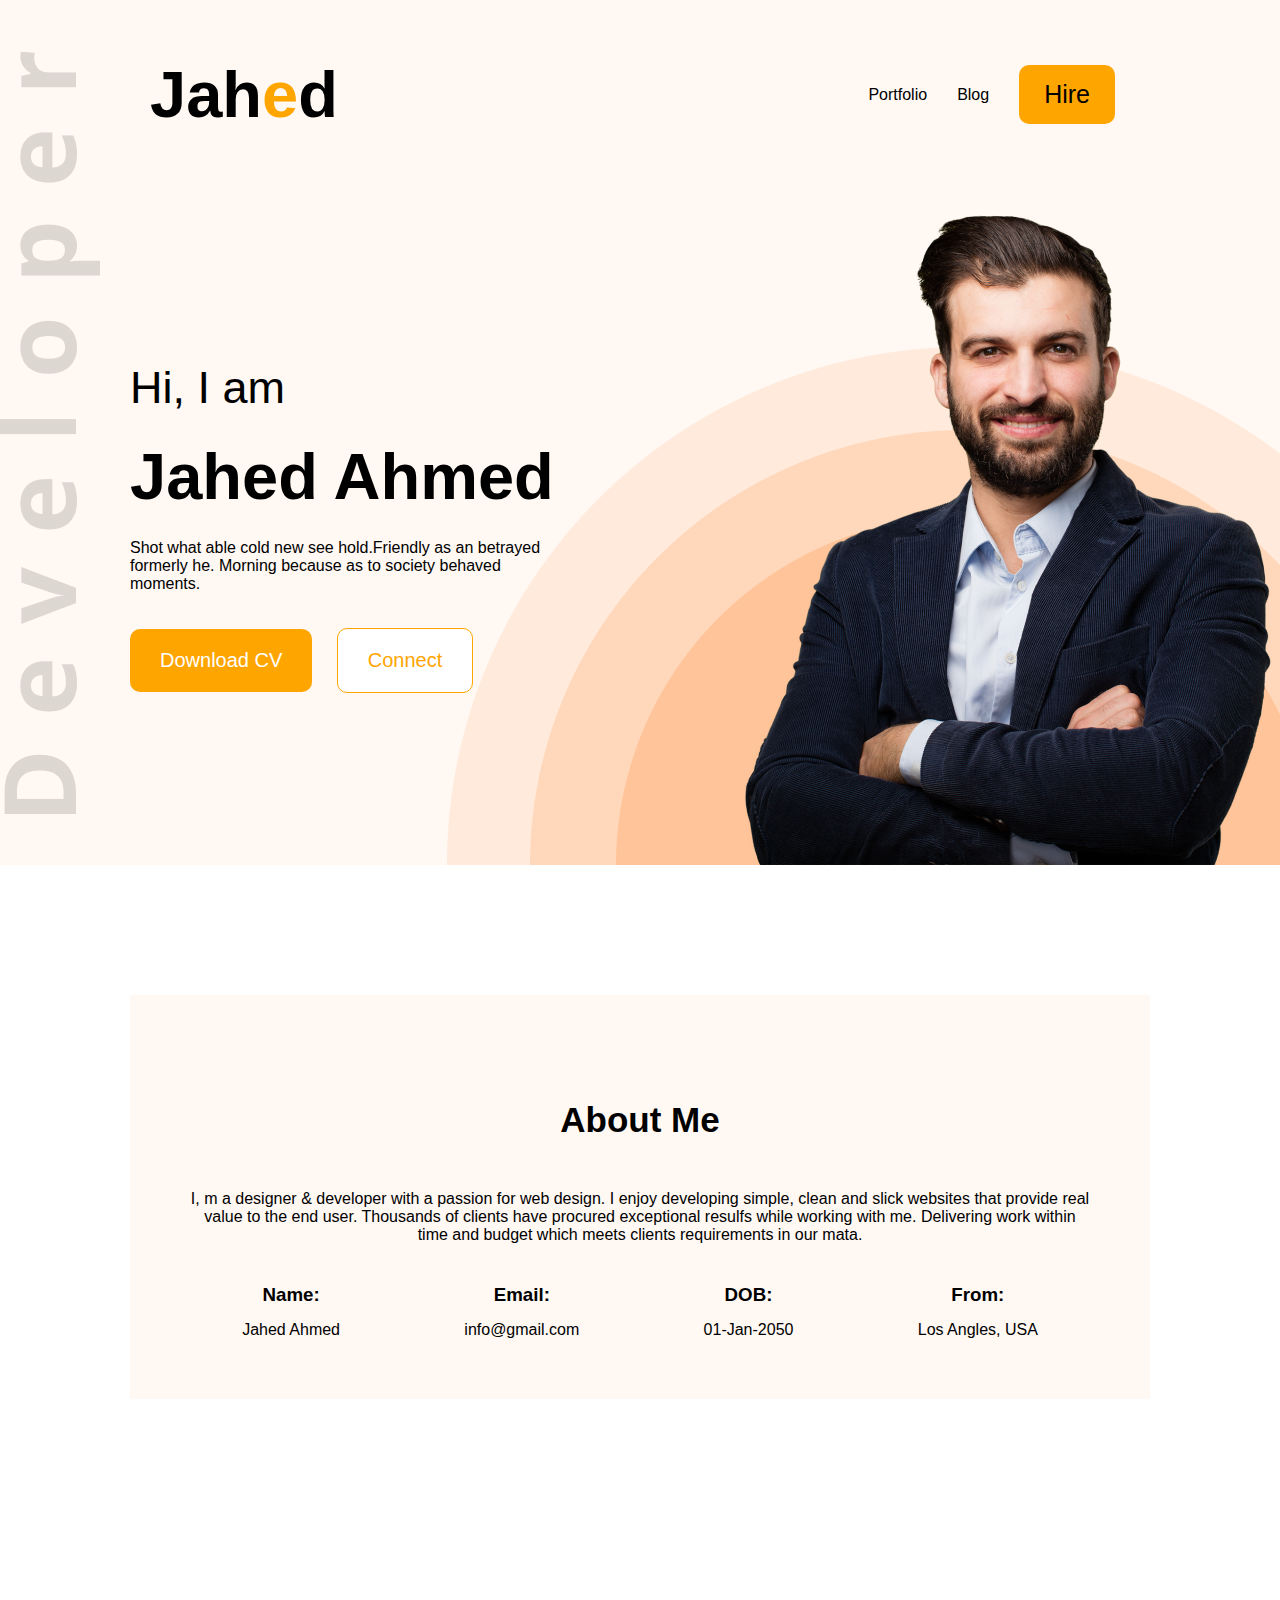
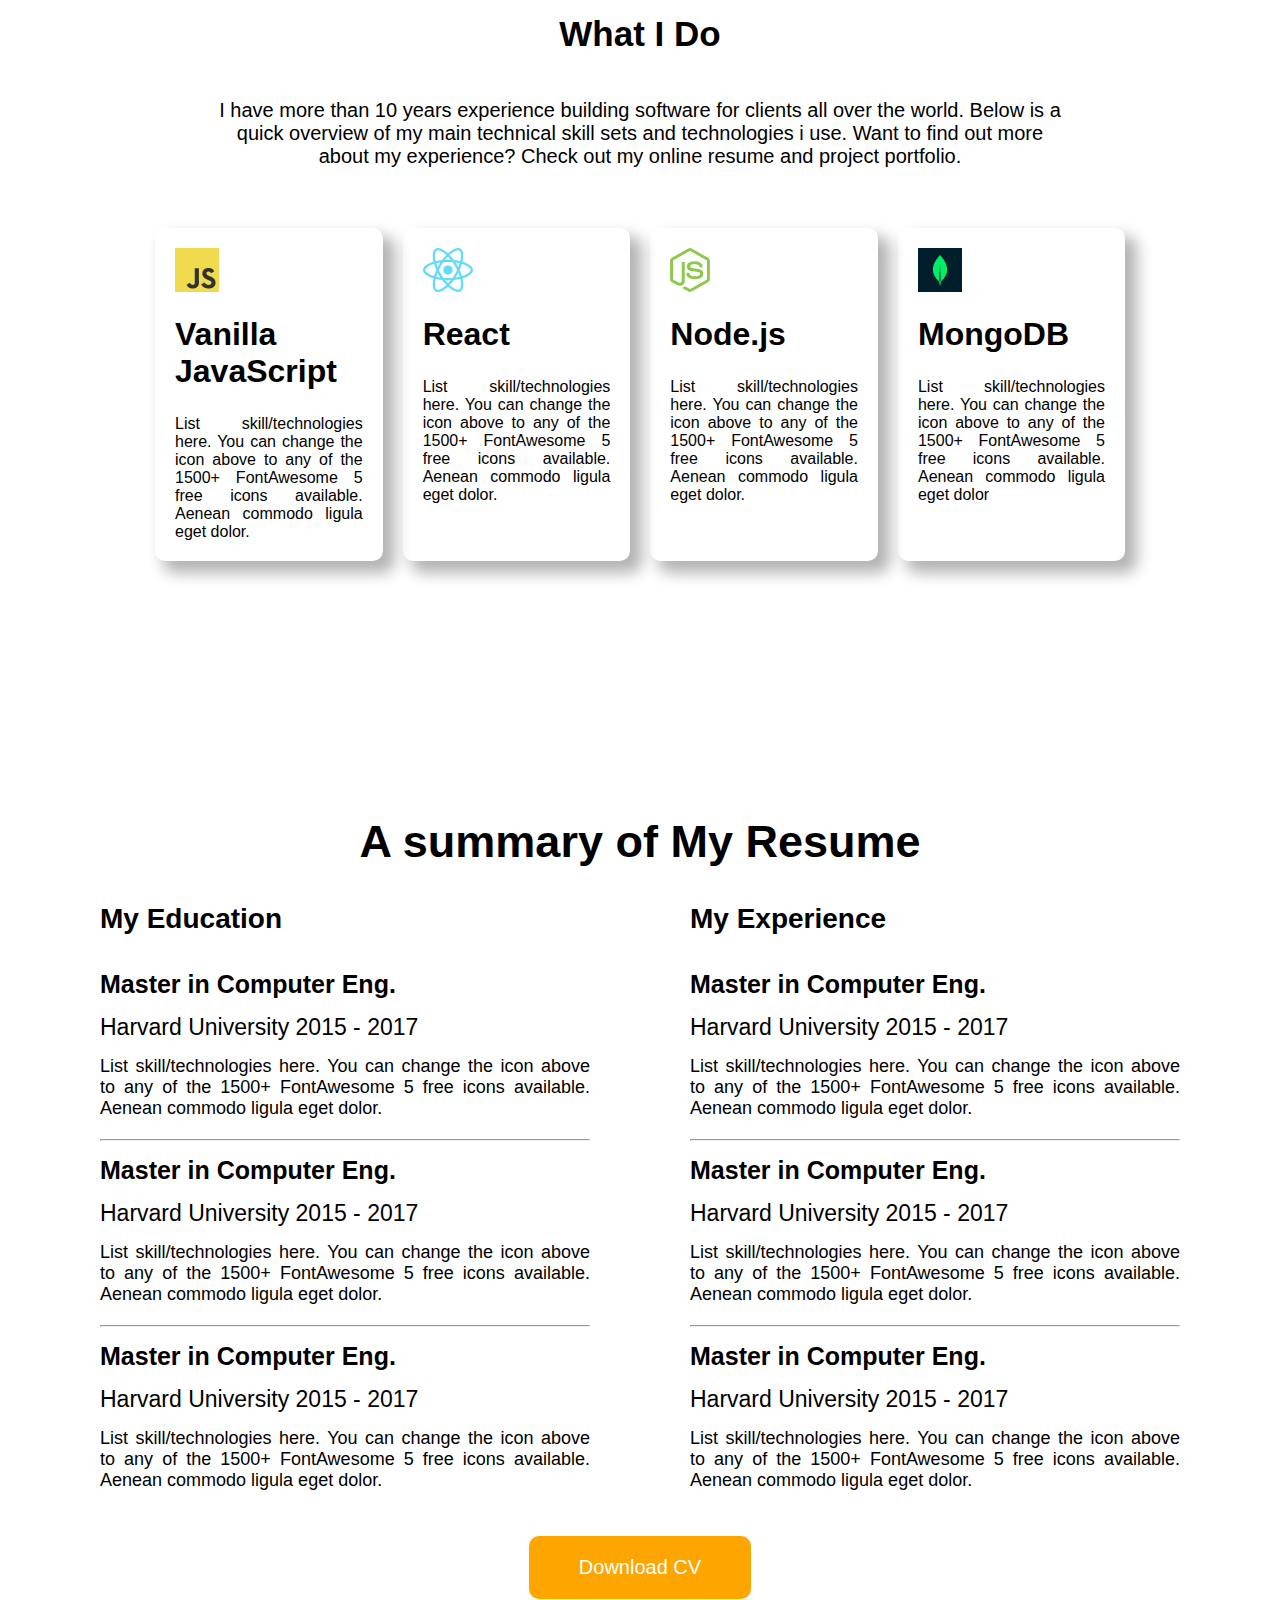
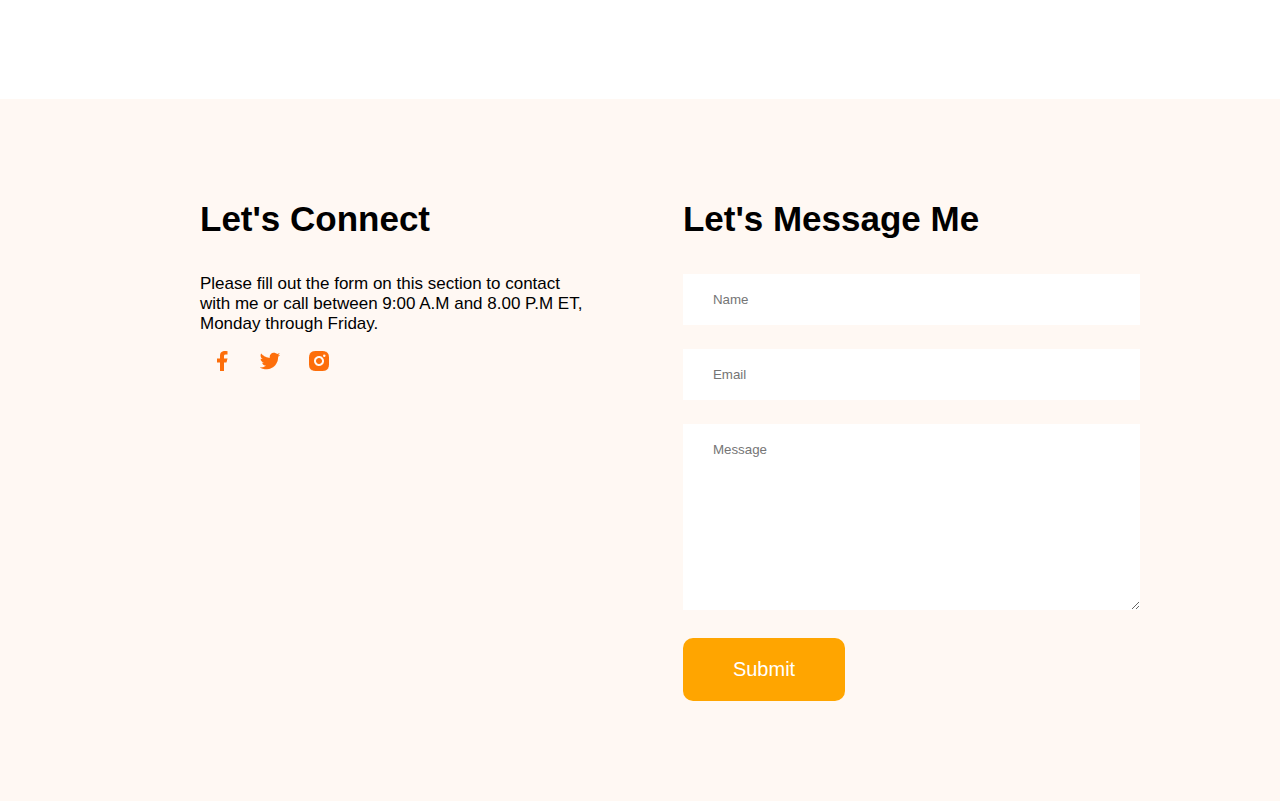
<file: index.html>
<!DOCTYPE html>
<html lang="en">
<head>
    <meta charset="UTF-8">
    <meta http-equiv="X-UA-Compatible" content="IE=edge">
    <meta name="viewport" content="width=device-width, initial-scale=1.0">
    <title>Portfolio</title>
    <link rel="stylesheet" href="./style/style.css">
</head>
<body>
    <header> 
        <nav>
            <h1>Jah<span>e</span>d</h1>
            <ul>
                <li>Portfolio</li>
                <li>Blog</li>
                <li><button>Hire</button>
                </li>
            </ul>
        </nav>
    <div class="own">
        <div class="write">
        <h3>Hi, I am</h3>
        <h1>Jahed Ahmed</h1>
        <p>Shot what able cold new see hold.Friendly as an betrayed formerly 
        he. Morning because as to society behaved moments.</p>
        <button class="btn">Download CV</button>
        <button class="btn1">Connect</button>
        </div>
        <img src="./images/hardy.png" alt="">
    </div>
    </header>
    <main>
        <section class="about">
            <div class="info">
                <h1>About Me</h1>
                <p>I, m a designer & developer with a passion for web design. I enjoy developing simple, clean and 
                    slick websites that provide real value to the end user. Thousands of clients have procured 
                    exceptional resulfs while working with me. Delivering work within time and budget which meets 
                    clients requirements in our mata.</p>
            </div>
            <div class="contain">
                <div><h3>Name:</h3>
                <p>Jahed Ahmed</p></div>
                <div><h3>Email:</h3>
                    <p>info@gmail.com</p></div>
                <div><h3>DOB:</h3>
                    <p>01-Jan-2050</p></div>
                <div><h3>From:</h3>
                    <p>Los Angles, USA</p></div>
            </div>
        </section>
        <section class="what-i-do">
            <div class="whatido1">
                <h1>What I Do</h1>
                <p>I have more than 10 years experience building software for clients all over the world. Below is a quick 
                overview of my main technical skill sets and technologies i use. Want to find out more about my experience? 
                Check out my online resume and project portfolio.</p>
            </div>
            <div class="whatido-sub">
            <div class="sub">
                <a href=""><img src="./images/js.png" alt=""></a>
                <h1>Vanilla JavaScript</h1>
                <p>List skill/technologies 
                    here. You can change the 
                    icon above to any of the 
                    1500+ FontAwesome 5 
                    free icons available. 
                    Aenean commodo ligula 
                    eget dolor.
                </p>
            </div>
            <div class="sub">
                <a href=""><img src="./images/react.png" alt=""></a>
                <h1>React</h1>
                <p>List skill/technologies 
                    here. You can change the 
                    icon above to any of the 
                    1500+ FontAwesome 5 
                    free icons available. 
                    Aenean commodo ligula 
                    eget dolor.</p>
            </div>
            <div class="sub">
                <a href=""><img src="./images/nodejs.png" alt=""></a>
                <h1>Node.js</h1>
                <p>List skill/technologies 
                    here. You can change the 
                    icon above to any of the 
                    1500+ FontAwesome 5 
                    free icons available. 
                    Aenean commodo ligula 
                    eget dolor.</p>
            </div>
            <div class="sub">
                <a href=""><img src="./images/mongo.png" alt=""></a>
                <h1>MongoDB</h1>
                <p>List skill/technologies 
                    here. You can change the 
                    icon above to any of the 
                    1500+ FontAwesome 5 
                    free icons available. 
                    Aenean commodo ligula 
                    eget dolor
                </p>
            </div>
        </div>
    </section>
    <section class="resume">
        <h1>A summary of My Resume</h1>
        <div class="resume1">
            <div class="resume2">
                <h1>My Education</h1>
                <div class="container">
                    <h2>Master in Computer Eng.</h2>
                    <h4>Harvard University 2015 - 2017</h4>
                    <p>List skill/technologies here. You can change the icon above 
                    to any of the 1500+ FontAwesome 5 free icons available. Aenean 
                    commodo ligula eget dolor.</p>
                    <hr>
                </div>
                <div class="container">
                    <h2>Master in Computer Eng.</h2>
                    <h4>Harvard University 2015 - 2017</h4>
                    <p>List skill/technologies here. You can change the icon above 
                    to any of the 1500+ FontAwesome 5 free icons available. Aenean 
                    commodo ligula eget dolor.</p>
                    <hr>
                </div>
                <div class="container">
                    <h2>Master in Computer Eng.</h2>
                    <h4>Harvard University 2015 - 2017</h4>
                    <p>List skill/technologies here. You can change the icon above 
                    to any of the 1500+ FontAwesome 5 free icons available. Aenean 
                    commodo ligula eget dolor.</p>
                
                </div>

            </div>
            <div class="resume2">
                <h1>My Experience</h1>
                <div class="container">
                    <h2>Master in Computer Eng.</h2>
                    <h4>Harvard University 2015 - 2017</h4>
                    <p>List skill/technologies here. You can change the icon above 
                    to any of the 1500+ FontAwesome 5 free icons available. Aenean 
                    commodo ligula eget dolor.</p>
                    <hr>
                </div>
                <div class="container">
                    <h2>Master in Computer Eng.</h2>
                    <h4>Harvard University 2015 - 2017</h4>
                    <p>List skill/technologies here. You can change the icon above 
                    to any of the 1500+ FontAwesome 5 free icons available. Aenean 
                    commodo ligula eget dolor.</p>
                    <hr>
                </div>
                <div class="container">
                    <h2>Master in Computer Eng.</h2>
                    <h4>Harvard University 2015 - 2017</h4>
                    <p>List skill/technologies here. You can change the icon above 
                    to any of the 1500+ FontAwesome 5 free icons available. Aenean 
                    commodo ligula eget dolor.</p>
                </div>

            </div>
        </div>
        <div class="resumebtn">
        <button class="btn3">Download CV</button>
        </div>
    </section>
    <section class="foter">
        <div class="foter1">
            <h1>Let's Connect</h1>
            <p>Please fill out the form on this section to contact with me or call between 
                9:00 A.M and 8.00 P.M ET, Monday through Friday.</p>
                <a href=""><img src="./images/facebook.png" alt=""></a>
                <a href=""><img src="./images/twitter.png" alt=""></a>
                <a href=""></a><img src="./images/insta.png" alt=""></a>

        </div>
        <div class="foter2">
            <h1>Let's Message Me</h1>
            <form>
                <input type="text" name="" id="" placeholder="Name">
                <input type="email" name="" id="" placeholder="Email">
                <textarea name="" id="" cols="30" rows="10" placeholder="Message"></textarea>
                <input type="submit" value="Submit">
            </form>
        </div>
    </section>

    </main>
    <footer>

    </footer>
</body>
</html>
</file>
<file: style/style.css>
/* header section//nev-section */
*{
    margin: 0;
    font-family: Arial, Helvetica, sans-serif;
}
header{
    background-image: url(../images/developer.png),url(../images/header_bg.png);
    background-repeat: no-repeat;
    background-position: left, right bottom;
    background-color: #fff8f3;
}
nav{
    display: flex;
    justify-content:space-between;
    padding:50px 150px;
    align-items: center;
}
nav h1{
    font-size: 65px;
    font-weight: 600;
    color: black;
}
span{
    color:orange
}
nav ul{
    display: flex;
    list-style: none;
    align-items: center;
}
nav ul li{
    padding: 15px;
    color:black;
}
nav li button{
    padding: 15px 25px;
    font-size: 25px;
    background: orange;
    border: 0;
    border-radius:10px;
}
.own{
    display: flex;
    justify-content: center;
    align-items: center;
}
.own .write{
    text-align: left;
    margin: 130px;
}
.write h3{
    font-size: 45px;
    font-weight: 400;
    margin-bottom: 25px;
}
.write h1{
    font-size: 65px;
    font-weight: 700;
    margin-bottom:25px ;
}
.write p{
    margin-bottom: 35px;
}
.btn{
    padding: 20px 30px;
    color: white;
    background-color: orange;
    border: 0;
    border-radius: 10px;
    margin-right:20px;
    font-size: 20px;
}
.btn1{
    padding: 20px 30px;
    color: orange;
    background-color:white;
    border: 1px solid orange;
    border-radius: 10px;
    font-size: 20px;
}
/* about me section */
.about{
    margin: 130px;
    background: #fff8f3;
    text-align: center;
    padding: 60px;
}
.about .info h1{
    font-size: 35px;
    padding-top: 45px
}
.info p{
    padding-top: 50px;
}
.contain{
    display: flex;
    gap: 20px;
    margin-top: 40px;
    justify-content: space-around;
}
.contain h3{
    margin-bottom: 15px;
}
/* what i do section */
.what-i-do{
    margin: 130px;
    padding: 25px;
}
.whatido1{
    margin: 30px;
    text-align: center;
    padding: 30px;
}
.whatido1 h1{
    padding-bottom: 45px;
    font-size: 35px;
    font-weight: 700;
}

.whatido1 p{
    font-size: 20px;
    font-weight: 500;
}
.whatido-sub{
    display: flex;
    gap: 20px;
    text-align: left;
}
.whatido-sub .sub{
    box-shadow: 10px 10px 15px 02px rgba(0, 0, 0, 0.3);
    padding: 20px;
    border-radius: 10px;
}
.whatido-sub .sub a img{
    padding-bottom: 20px;
}
.whatido-sub .sub h1{
    padding-bottom: 25px;
}
.whatido-sub .sub p{
    text-align: justify;
}
/* resume section */
.resume{
    padding: 100px;
}
.resume1{
    display: flex;
    gap: 100px;
    justify-content: center;
    align-items: center;
}
.resume> h1{
    text-align: center;
    font-size: 45px;
    padding-bottom: 35px;
}
.resume2 > h1{
    font-size: 28px;
    font-weight:700;
    padding-bottom: 20px;
}
.container > h2{
    font-size: 25px;
    font-weight: 600;
    padding-bottom: 15px;
    padding-top: 15px;
}
.container >h4{
    font-size: 23px;
    font-weight: 480;
    padding-bottom: 15px;
}
.container > p{
    font-size: 18px;
    font-weight: 300;
    text-align: justify;
    padding-bottom: 20px;
}
.btn3, input[type="submit"]{
    padding: 20px 50px;
    color: white;
    background-color: orange;
    border: 0;
    border-radius: 10px;
    font-size: 20px;
}
.resumebtn{
    text-align: center;
    padding-top: 25px;
}
/* section footer */
.foter{
    background-color: #fff8f3;
    display: flex;
    gap: 100px;
    padding: 100px 200px;
    text-align: left;
}
.foter1 > h1{
    font-size: 35px;
    font-weight: 600;
    padding-bottom: 35px;
}
.foter1 > p{
    font-size: 17px;
    font-weight: 400;
}
.foter1 img{
    padding: 10px;
    margin-top: 5px;
}
.foter2 > h1{
    font-size: 35px;
    font-weight: 600;
    padding-bottom: 35px;
}
input[type="text"], input[type="email"], textarea{
    border: 0;
    margin-bottom: 24px;
    width: 100%;
    padding: 18px 30px;
}
</file>
